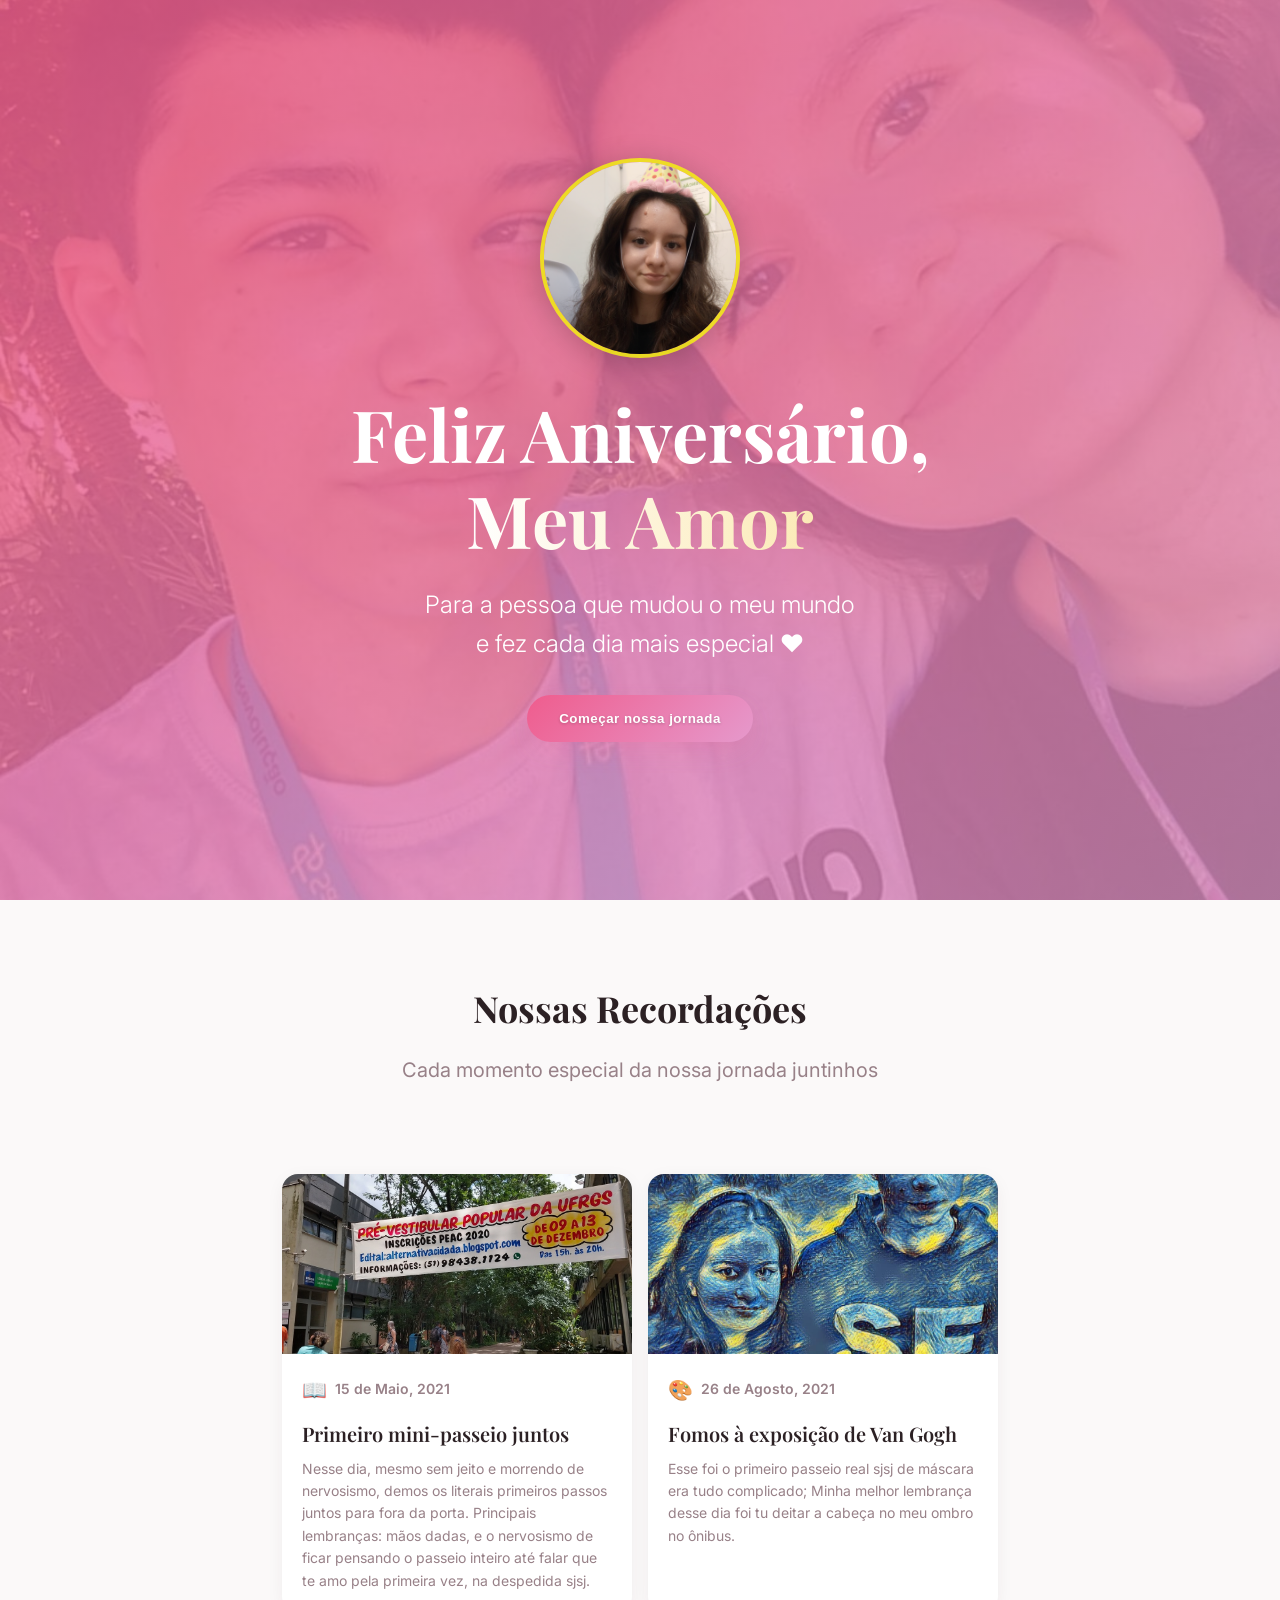
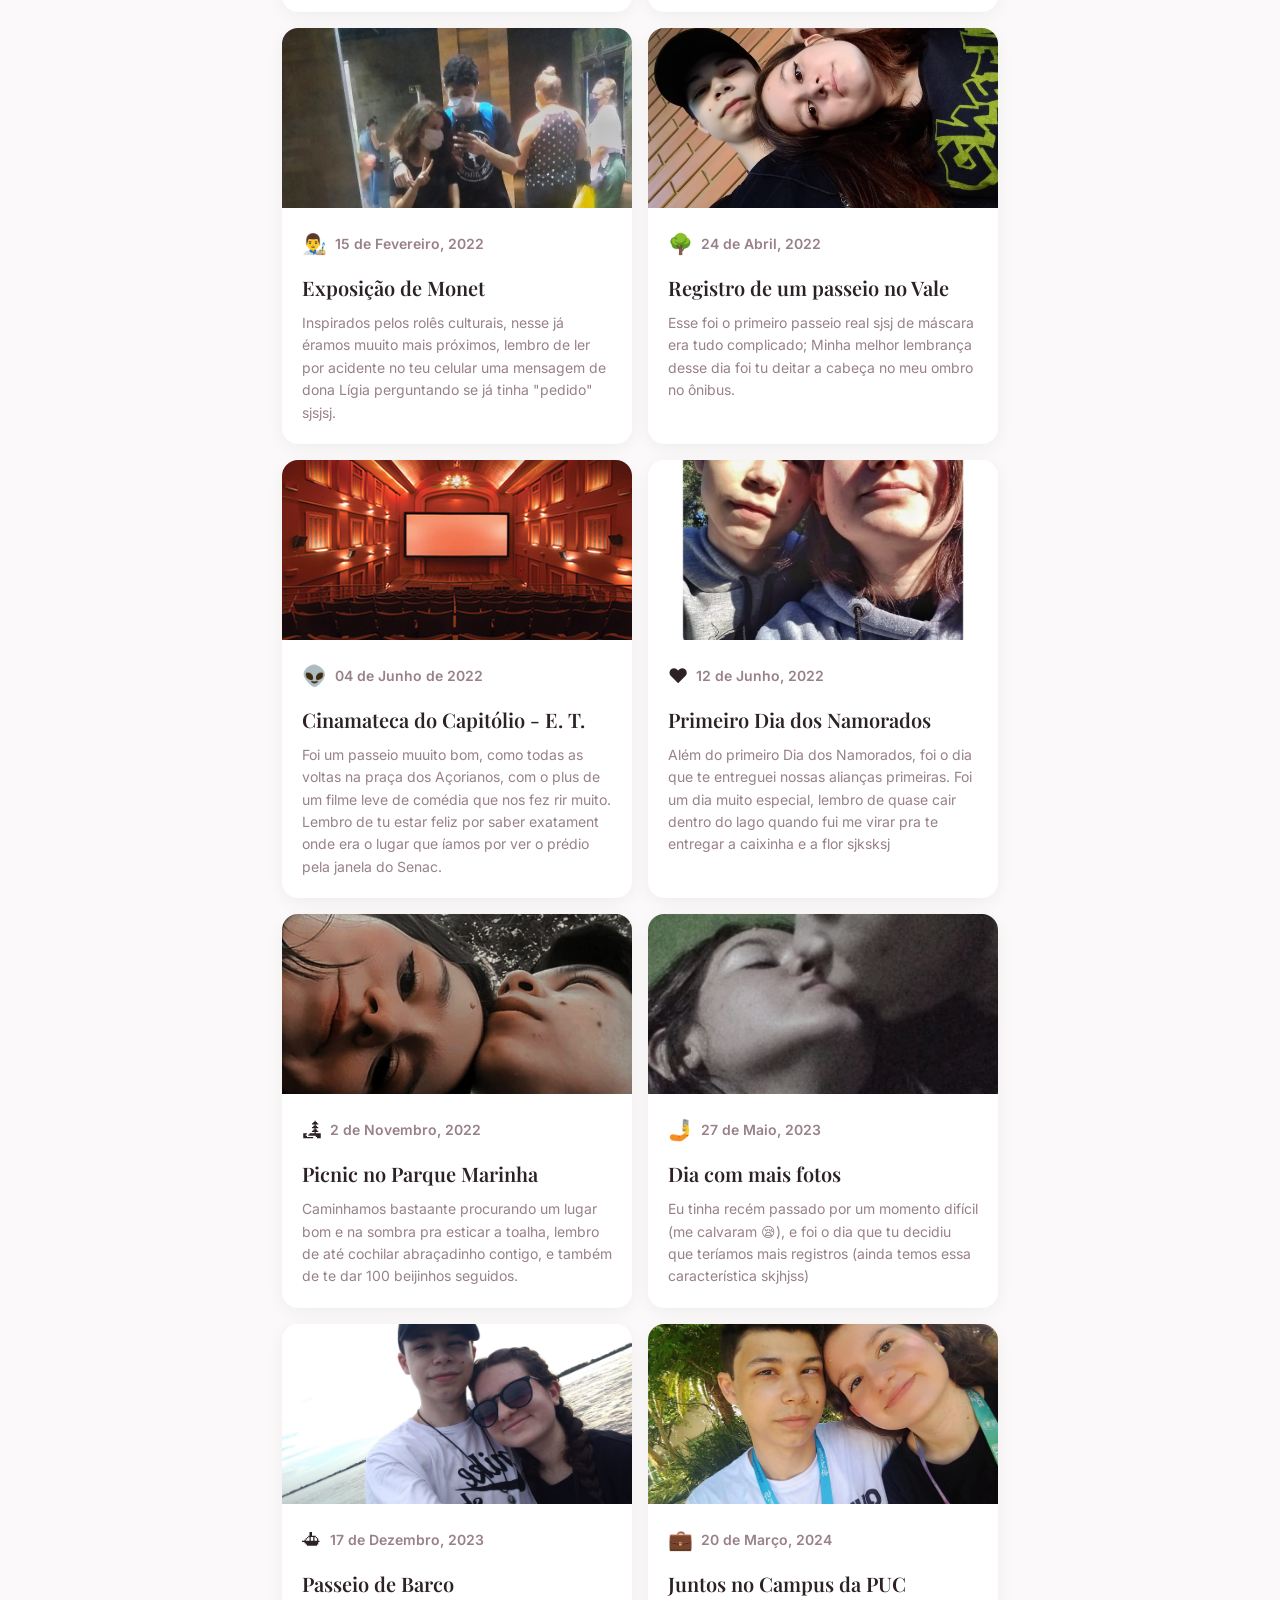
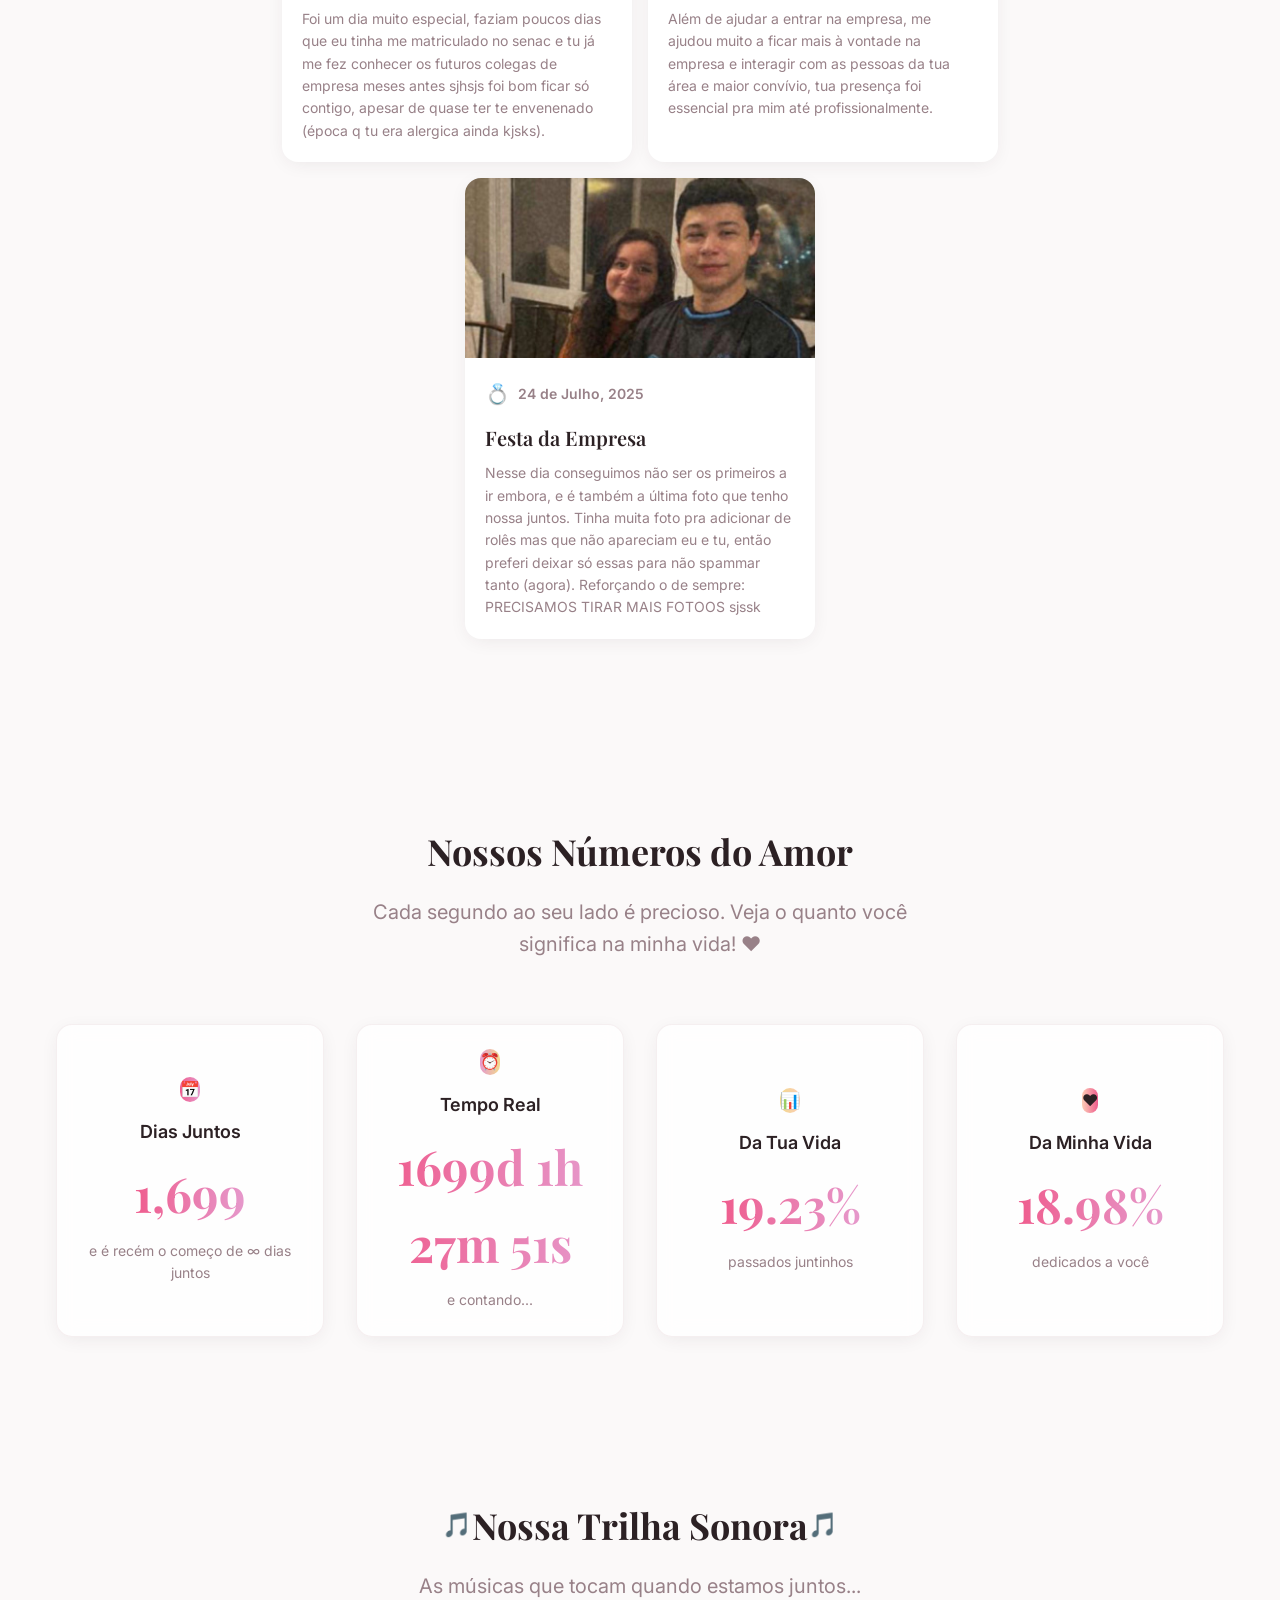
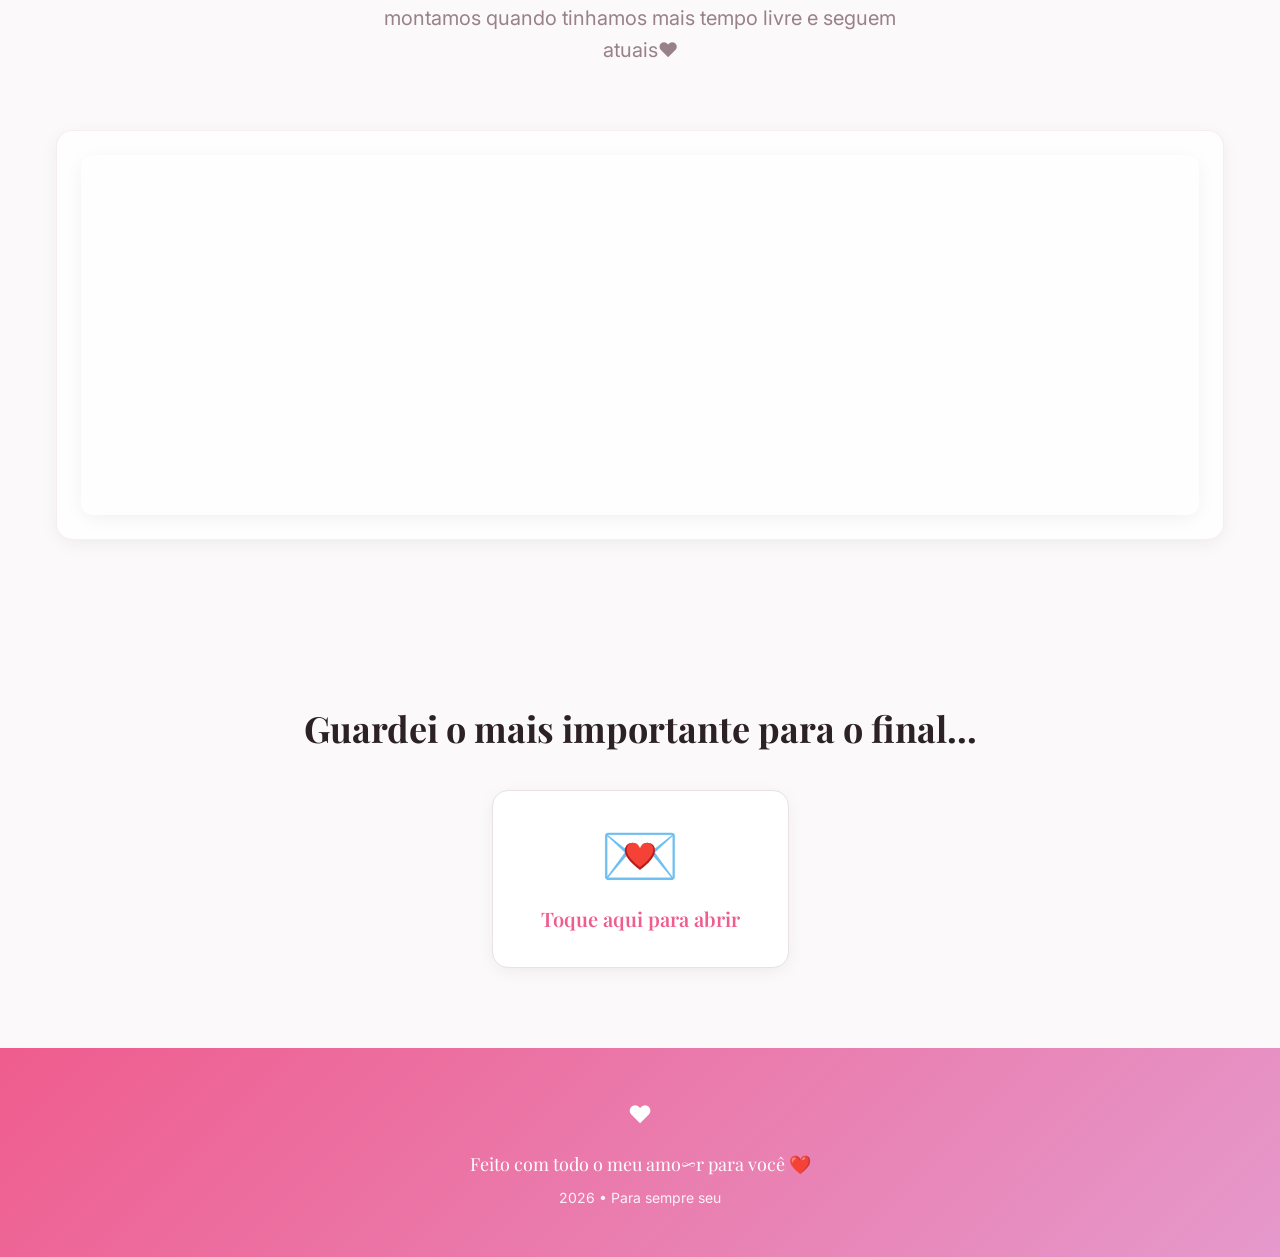
<file: index.html>
<!DOCTYPE html>
<html lang="pt-BR">

<head>
    <meta charset="UTF-8">
    <meta name="viewport" content="width=device-width, initial-scale=1.0">
    <title>Feliz Aniversário, Meu Amor ❤️</title>
    <meta name="description" content="Para a pessoa mais especial do mundo">
    <meta name="author" content="Para a pessoa mais especial do mundo">

    <link rel="preconnect" href="https://fonts.googleapis.com">
    <link rel="preconnect" href="https://fonts.gstatic.com" crossorigin>
    <link
        href="https://fonts.googleapis.com/css2?family=Inter:wght@300;400;500;600;700&family=Playfair+Display:wght@400;600;700&display=swap"
        rel="stylesheet">

    <link rel="stylesheet" href="styles.css">
</head>

<body>
    <section class="hero-section">
        <div class="hero-content">
            <img src="src/assets/aniversariante.png" alt="Foto da pessoa mais linda do mundo" class="hero-profile-pic">

            <div class="hero-text">
                <h1 class="hero-title">
                    Feliz Aniversário,<br>
                    <span class="hero-highlight">
                        Meu Amor
                    </span>
                </h1>
                
                <p class="hero-subtitle">
                    Para a pessoa que mudou o meu mundo<br>
                    e fez cada dia mais especial ❤️
                </p>
                
                <div>
                    <button class="btn-romantic hero-start-journey">
                        Começar nossa jornada
                    </button>
                </div>
            </div>
        </div>
    </section>

    <section id="timeline" class="section">
        <div class="text-center mb-16 px-4">
            <h2 class="text-4xl md:text-5xl font-playfair font-bold mb-4">
                Nossas Recordações
            </h2>
            <p class="text-xl text-muted">
                Cada momento especial da nossa jornada juntinhos
            </p>
        </div>

        <div class="timeline-horizontal-wrapper">
            <button id="timeline-prev" class="timeline-nav-btn">‹</button>
            <div id="horizontal-timeline-container" class="horizontal-timeline">
                </div>
            <button id="timeline-next" class="timeline-nav-btn">›</button>
        </div>
    </section>

    <section class="section">
        <div class="container">
            <div class="text-center mb-16">
                <h2 class="text-4xl md:text-5xl font-playfair font-bold mb-4">
                    Nossos Números do Amor
                </h2>
                <p class="text-xl text-muted" style="max-width: 38rem; margin: 0 auto;">
                    Cada segundo ao seu lado é precioso. Veja o quanto você significa na minha vida! ❤️
                </p>
            </div>

            <div class="grid grid-cols-1 sm:grid-cols-2 lg:grid-cols-4 gap-8">
                <div class="love-card text-center counter-card">
                    <div class="p-4 rounded-full text-white mb-4 inline-flex"
                        style="background: linear-gradient(to right, var(--primary), var(--romantic));">📅</div>
                    <h3 class="text-lg font-semibold mb-2">Dias Juntos</h3>
                    <div class="counter-display mb-2" id="total-days">0</div>
                    <p class="text-sm text-muted">e é recém o começo de ∞ dias juntos</p>
                </div>

                <div class="love-card text-center counter-card">
                    <div class="p-4 rounded-full text-white mb-4 inline-flex"
                        style="background: linear-gradient(to right, var(--romantic), var(--yellow-gold));">⏰</div>
                    <h3 class="text-lg font-semibold mb-2">Tempo Real</h3>
                    <div class="counter-display mb-2" id="real-time">0d 0h 0m 0s</div>
                    <p class="text-sm text-muted">e contando...</p>
                </div>

                <div class="love-card text-center counter-card">
                    <div class="p-4 rounded-full text-white mb-4 inline-flex"
                        style="background: linear-gradient(to right, var(--yellow-gold), var(--accent));">📊</div>
                    <h3 class="text-lg font-semibold mb-2">Da Tua Vida</h3>
                    <div class="counter-display mb-2" id="her-percentage">0.00%</div>
                    <p class="text-sm text-muted">passados juntinhos</p>
                </div>

                <div class="love-card text-center counter-card">
                    <div class="p-4 rounded-full text-white mb-4 inline-flex"
                        style="background: linear-gradient(to right, var(--accent), var(--primary));">❤️</div>
                    <h3 class="text-lg font-semibold mb-2">Da Minha Vida</h3>
                    <div class="counter-display mb-2" id="his-percentage">0.00%</div>
                    <p class="text-sm text-muted">dedicados a você</p>
                </div>
            </div>
        </div>
    </section>

    <section class="section">
        <div class="container">
            <div class="text-center mb-16">
                <div class="flex items-center justify-center gap-3 mb-4">
                    <span class="text-2xl">🎵</span>
                    <h2 class="text-4xl md:text-5xl font-playfair font-bold">Nossa Trilha Sonora</h2>
                    <span class="text-2xl">🎵</span>
                </div>
                <p class="text-xl text-muted" style="max-width: 32rem; margin: 0 auto;">
                    As músicas que tocam quando estamos juntos... montamos quando tinhamos mais tempo livre e seguem atuais❤️
                </p>
            </div>

            <div class="love-card">
                <div class="spotify-embed">
                    <iframe data-testid="embed-iframe" style="border-radius:12px"
                        src="https://open.spotify.com/embed/playlist/1lS2Nr2rpq6RQWSjcRDm7Q?utm_source=generator"
                        width="100%" height="352" 
                        frameBorder="0" allowfullscreen=""
                        allow="autoplay; clipboard-write; encrypted-media; fullscreen; picture-in-picture"
                        loading="lazy">
                    </iframe>
                </div>
            </div>
        </div>
    </section>
    
    <section id="love-letter-section" class="section">
        <div class="container text-center">
            <div class="text-center mb-8">
                <h2 class="text-4xl md:text-5xl font-playfair font-bold mb-4">
                    Guardei o mais importante para o final...
                </h2>
            </div>
            <div id="love-letter-trigger" class="love-envelope">
                <div class="love-envelope-icon">💌</div>
                <div class="love-envelope-text">Toque aqui para abrir</div>
            </div>
        </div>
    </section>

    <footer class="footer">
        <div class="footer-content">
            <div class="text-2xl mb-4 animate-pulse">❤️</div>
            <p class="text-lg font-playfair mb-2">
                Feito com todo o meu amo∞r para você ❤️
            </p>
            <p class="text-sm opacity-90">
                <span id="current-year"></span> • Para sempre seu
            </p>
        </div>
    </footer>

    <div id="love-letter-modal" class="modal-overlay">
        <div class="modal-content">
            <button id="close-letter-btn" class="close-btn">×</button>
            <div class="love-letter-body">
                </div>
        </div>
    </div>

    <script src="script.js"></script>
    <script>
        document.getElementById('current-year').textContent = new Date().getFullYear();
    </script>
</body>

</html>
</file>
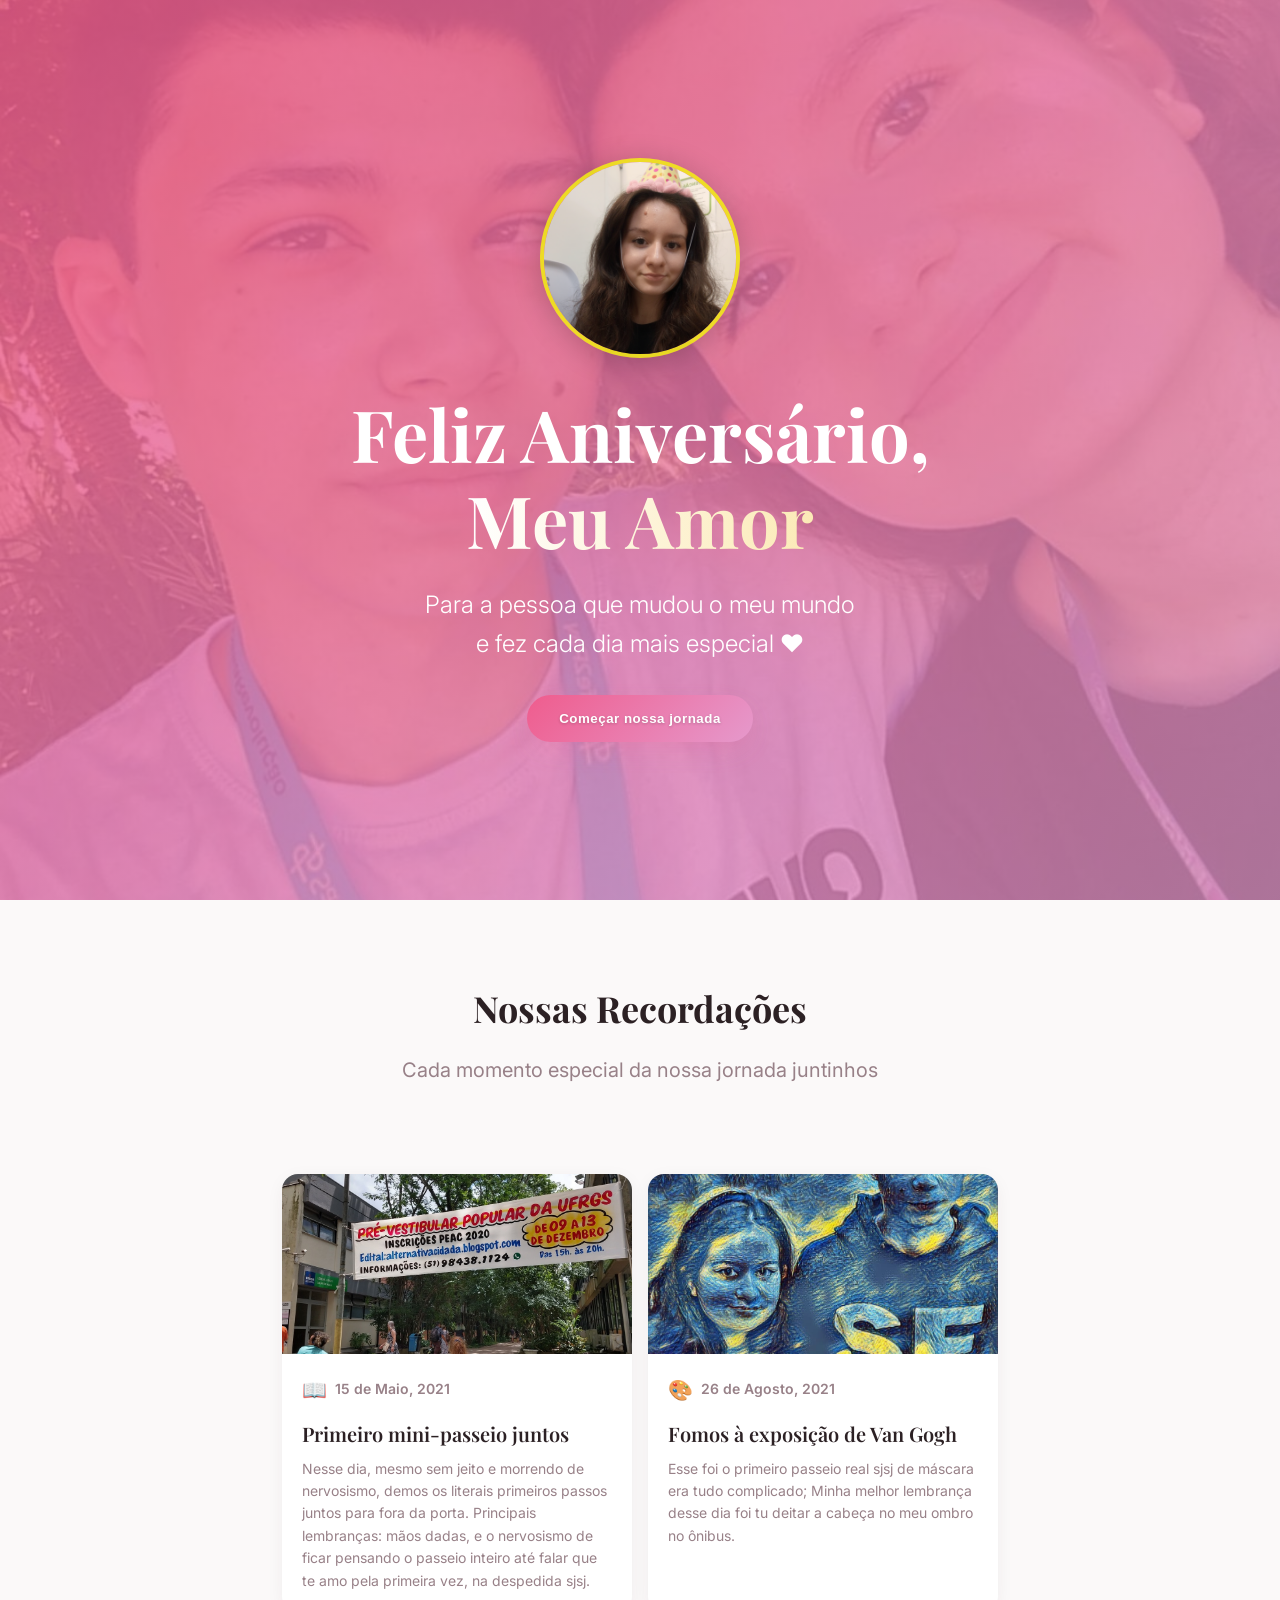
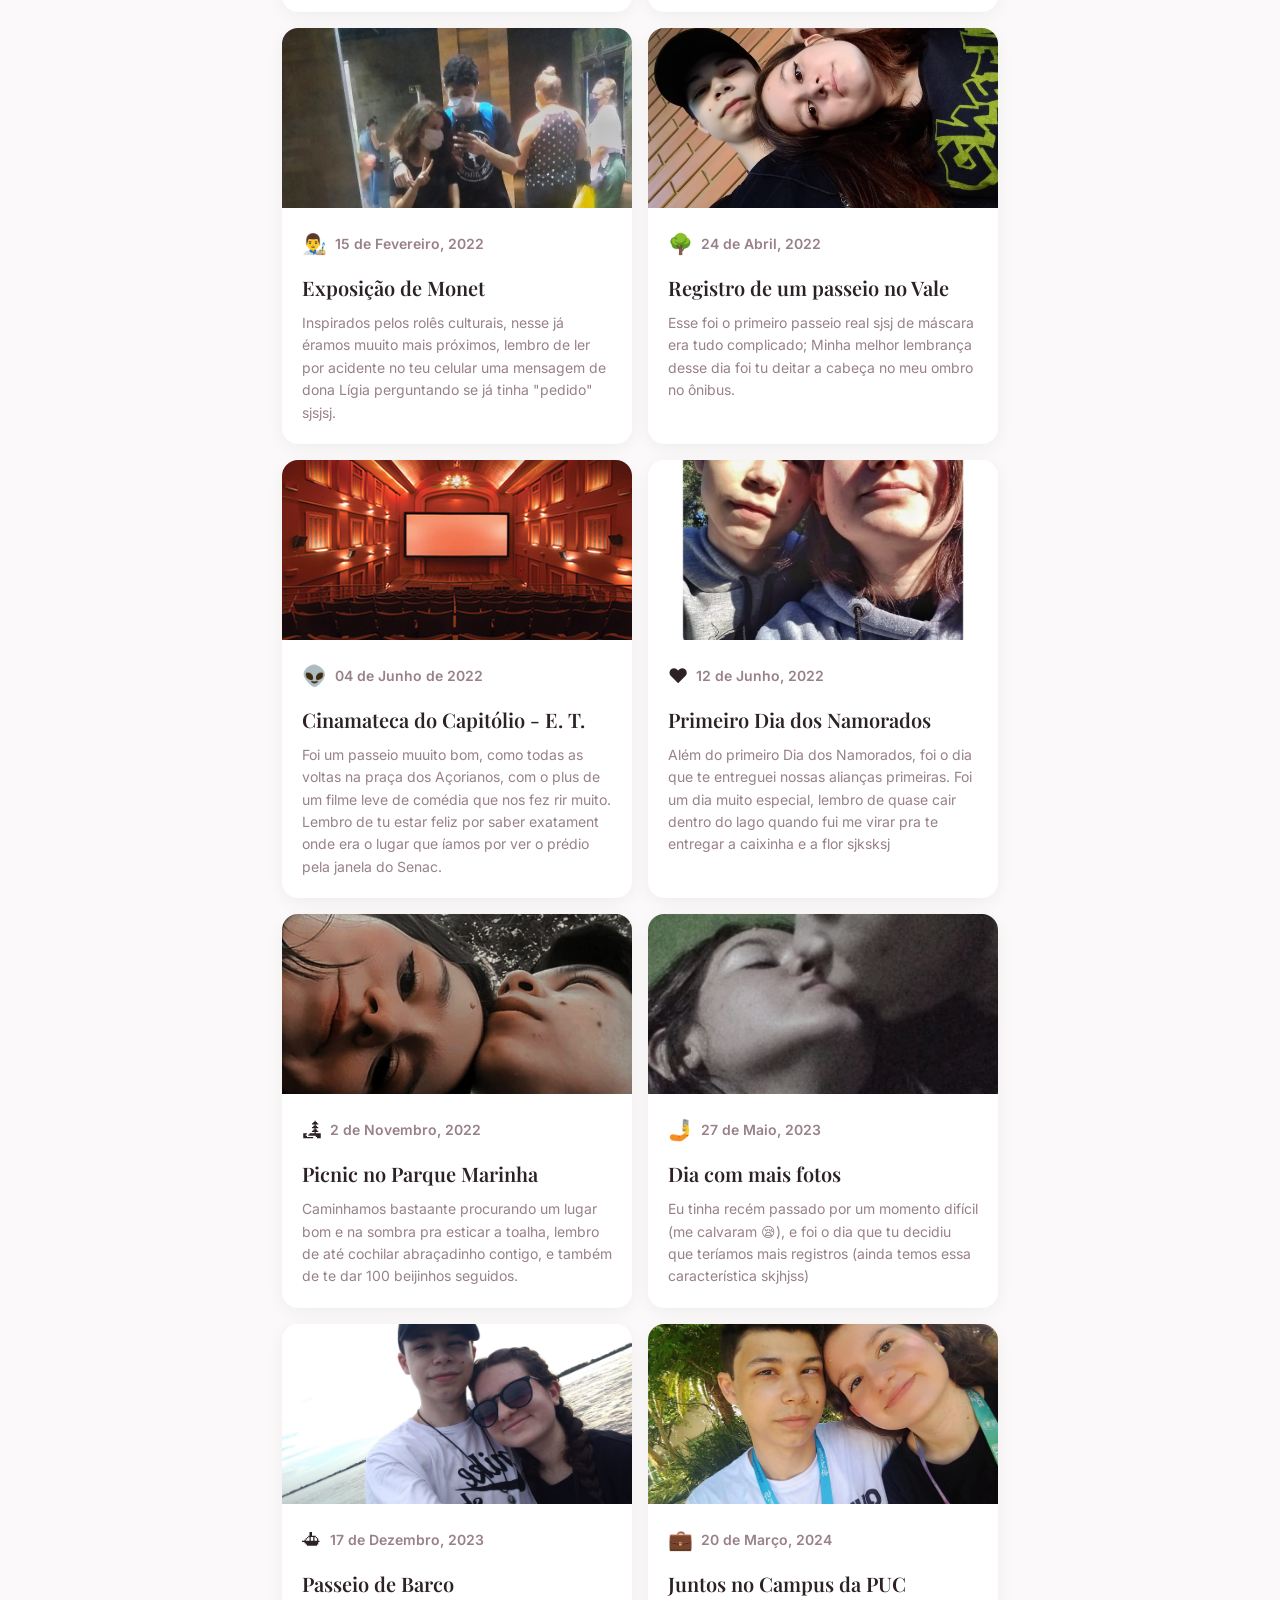
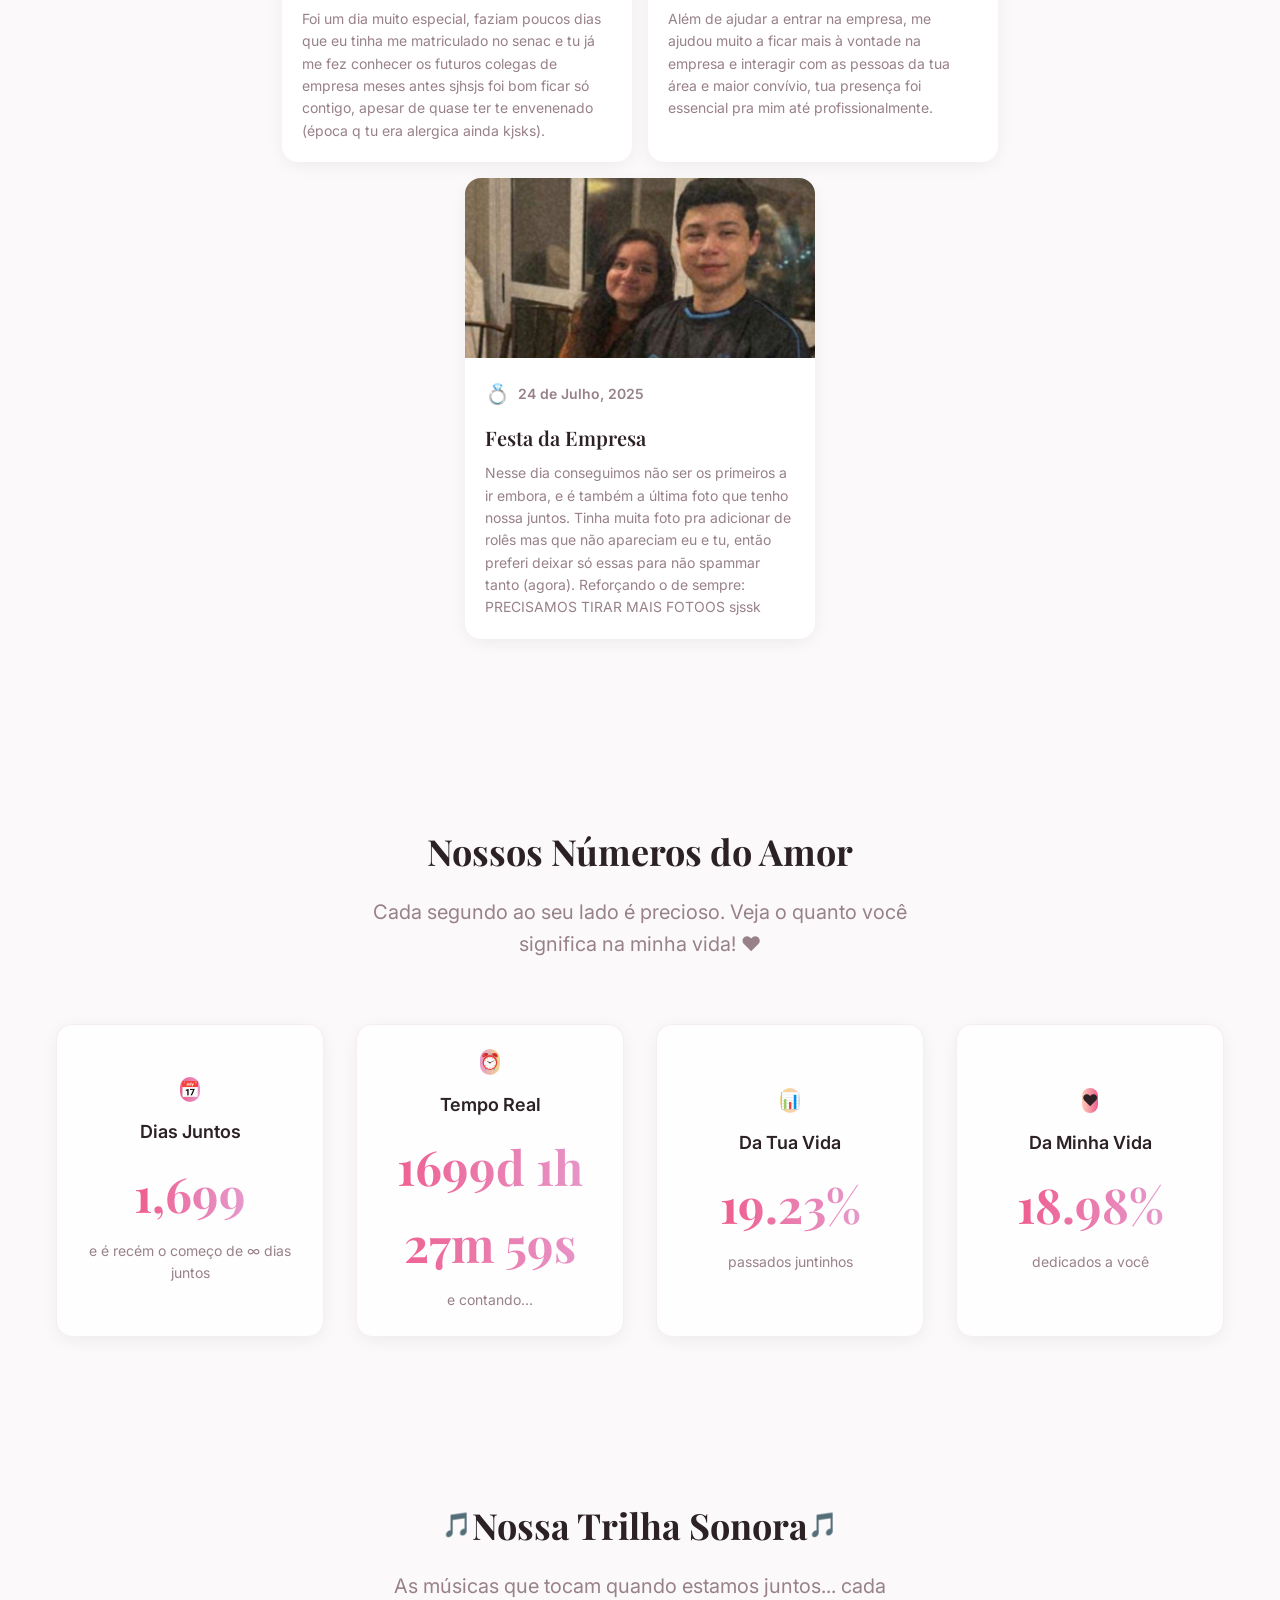
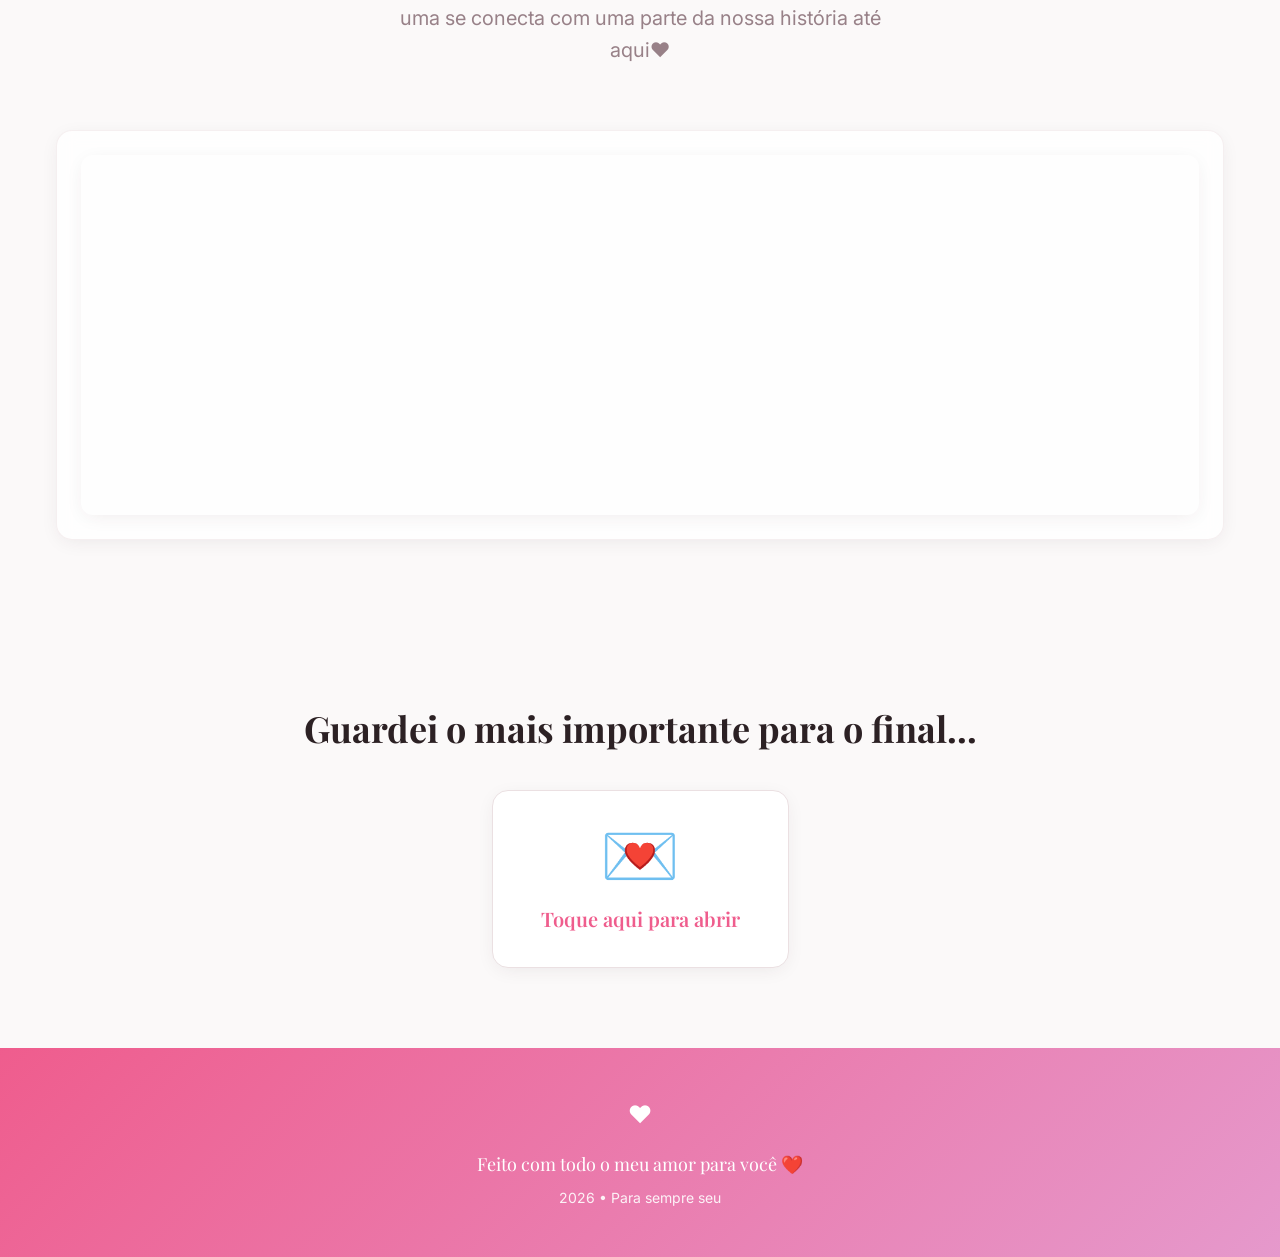
<file: subirthday.html>
<!DOCTYPE html>
<html lang="pt-BR">

<head>
    <meta charset="UTF-8">
    <meta name="viewport" content="width=device-width, initial-scale=1.0">
    <title>Feliz Aniversário, Meu Amor ❤️</title>
    <meta name="description" content="Um presente especial feito com amor">
    <meta name="author" content="Para a pessoa mais especial do mundo">

    <link rel="preconnect" href="https://fonts.googleapis.com">
    <link rel="preconnect" href="https://fonts.gstatic.com" crossorigin>
    <link
        href="https://fonts.googleapis.com/css2?family=Inter:wght@300;400;500;600;700&family=Playfair+Display:wght@400;600;700&display=swap"
        rel="stylesheet">

    <link rel="stylesheet" href="styles.css">
</head>

<body>
    <section class="hero-section">
        <div class="hero-content">
            <img src="src/assets/aniversariante.png" alt="Foto da pessoa mais linda do mundo" class="hero-profile-pic">

            <div class="hero-text">
                <h1 class="hero-title">
                    Feliz Aniversário,<br>
                    <span class="hero-highlight">
                        Meu Amor
                    </span>
                </h1>
                
                <p class="hero-subtitle">
                    Para a pessoa que mudou o meu mundo<br>
                    e fez cada dia mais especial ❤️
                </p>
                
                <div>
                    <button class="btn-romantic hero-start-journey">
                        Começar nossa jornada
                    </button>
                </div>
            </div>
        </div>
    </section>

    <section id="timeline" class="section">
        <div class="text-center mb-16 px-4">
            <h2 class="text-4xl md:text-5xl font-playfair font-bold mb-4">
                Nossas Recordações
            </h2>
            <p class="text-xl text-muted">
                Cada momento especial da nossa jornada juntinhos
            </p>
        </div>

        <div class="timeline-horizontal-wrapper">
            <button id="timeline-prev" class="timeline-nav-btn">‹</button>
            <div id="horizontal-timeline-container" class="horizontal-timeline">
                </div>
            <button id="timeline-next" class="timeline-nav-btn">›</button>
        </div>
    </section>

    <section class="section">
        <div class="container">
            <div class="text-center mb-16">
                <h2 class="text-4xl md:text-5xl font-playfair font-bold mb-4">
                    Nossos Números do Amor
                </h2>
                <p class="text-xl text-muted" style="max-width: 38rem; margin: 0 auto;">
                    Cada segundo ao seu lado é precioso. Veja o quanto você significa na minha vida! ❤️
                </p>
            </div>

            <div class="grid grid-cols-1 sm:grid-cols-2 lg:grid-cols-4 gap-8">
                <div class="love-card text-center counter-card">
                    <div class="p-4 rounded-full text-white mb-4 inline-flex"
                        style="background: linear-gradient(to right, var(--primary), var(--romantic));">📅</div>
                    <h3 class="text-lg font-semibold mb-2">Dias Juntos</h3>
                    <div class="counter-display mb-2" id="total-days">0</div>
                    <p class="text-sm text-muted">e é recém o começo de ∞ dias juntos</p>
                </div>

                <div class="love-card text-center counter-card">
                    <div class="p-4 rounded-full text-white mb-4 inline-flex"
                        style="background: linear-gradient(to right, var(--romantic), var(--yellow-gold));">⏰</div>
                    <h3 class="text-lg font-semibold mb-2">Tempo Real</h3>
                    <div class="counter-display mb-2" id="real-time">0d 0h 0m 0s</div>
                    <p class="text-sm text-muted">e contando...</p>
                </div>

                <div class="love-card text-center counter-card">
                    <div class="p-4 rounded-full text-white mb-4 inline-flex"
                        style="background: linear-gradient(to right, var(--yellow-gold), var(--accent));">📊</div>
                    <h3 class="text-lg font-semibold mb-2">Da Tua Vida</h3>
                    <div class="counter-display mb-2" id="her-percentage">0.00%</div>
                    <p class="text-sm text-muted">passados juntinhos</p>
                </div>

                <div class="love-card text-center counter-card">
                    <div class="p-4 rounded-full text-white mb-4 inline-flex"
                        style="background: linear-gradient(to right, var(--accent), var(--primary));">❤️</div>
                    <h3 class="text-lg font-semibold mb-2">Da Minha Vida</h3>
                    <div class="counter-display mb-2" id="his-percentage">0.00%</div>
                    <p class="text-sm text-muted">dedicados a você</p>
                </div>
            </div>
        </div>
    </section>

    <section class="section">
        <div class="container">
            <div class="text-center mb-16">
                <div class="flex items-center justify-center gap-3 mb-4">
                    <span class="text-2xl">🎵</span>
                    <h2 class="text-4xl md:text-5xl font-playfair font-bold">Nossa Trilha Sonora</h2>
                    <span class="text-2xl">🎵</span>
                </div>
                <p class="text-xl text-muted" style="max-width: 32rem; margin: 0 auto;">
                    As músicas que tocam quando estamos juntos... cada uma se conecta com uma parte da nossa história até aqui❤️
                </p>
            </div>

            <div class="love-card">
                <div class="spotify-embed">
                    <iframe data-testid="embed-iframe" style="border-radius:12px"
                        src="https://open.spotify.com/embed/playlist/1lS2Nr2rpq6RQWSjcRDm7Q?utm_source=generator"
                        width="100%" height="352" 
                        frameBorder="0" allowfullscreen=""
                        allow="autoplay; clipboard-write; encrypted-media; fullscreen; picture-in-picture"
                        loading="lazy">
                    </iframe>
                </div>
            </div>
        </div>
    </section>
    
    <section id="love-letter-section" class="section">
        <div class="container text-center">
            <div class="text-center mb-8">
                <h2 class="text-4xl md:text-5xl font-playfair font-bold mb-4">
                    Guardei o mais importante para o final...
                </h2>
            </div>
            <div id="love-letter-trigger" class="love-envelope">
                <div class="love-envelope-icon">💌</div>
                <div class="love-envelope-text">Toque aqui para abrir</div>
            </div>
        </div>
    </section>

    <footer class="footer">
        <div class="footer-content">
            <div class="text-2xl mb-4 animate-pulse">❤️</div>
            <p class="text-lg font-playfair mb-2">
                Feito com todo o meu amor para você ❤️
            </p>
            <p class="text-sm opacity-90">
                <span id="current-year"></span> • Para sempre seu
            </p>
        </div>
    </footer>

    <div id="love-letter-modal" class="modal-overlay">
        <div class="modal-content">
            <button id="close-letter-btn" class="close-btn">×</button>
            <div class="love-letter-body">
                </div>
        </div>
    </div>

    <script src="script.js"></script>
    <script>
        document.getElementById('current-year').textContent = new Date().getFullYear();
    </script>
</body>

</html>
</file>
<file: styles.css>
* {
  margin: 0;
  padding: 0;
  box-sizing: border-box;
}

:root {
  /* Colors - HSL */
  --background: hsl(350, 25%, 98%);
  --foreground: hsl(340, 15%, 15%);
  --card: hsl(0, 0%, 100%);
  --card-foreground: hsl(340, 15%, 15%);
  --primary: hsl(340, 82%, 65%);
  --primary-foreground: hsl(0, 0%, 100%);
  --secondary: hsl(350, 30%, 95%);
  --secondary-foreground: hsl(340, 15%, 25%);
  --muted: hsl(350, 20%, 94%);
  --muted-foreground: hsl(340, 10%, 55%);
  --accent: hsl(20, 90%, 85%);
  --accent-foreground: hsl(340, 15%, 25%);
  --romantic: hsl(320, 60%, 75%);
  --romantic-foreground: hsl(0, 0%, 100%);
  --yellow-soft: hsl(50, 90%, 85%);
  --yellow-gold: hsl(45, 80%, 75%);
  --gold: var(--yellow-gold);
  
  --love: hsl(350, 75%, 88%);
  --love-foreground: hsl(340, 15%, 25%);
  --destructive: hsl(0, 84.2%, 60.2%);
  --destructive-foreground: hsl(0, 0%, 100%);
  --border: hsl(350, 20%, 90%);

  /* Gradients */
  --gradient-romantic: linear-gradient(135deg, hsl(340, 82%, 65%), hsl(320, 60%, 75%));
  --gradient-sunny: linear-gradient(135deg, var(--yellow-soft), var(--yellow-gold));
  --gradient-hero: linear-gradient(135deg, hsla(340, 82%, 65%, 0.85), hsla(320, 60%, 75%, 0.75));

  /* Shadows */
  --shadow-romantic: 0 10px 30px -10px hsl(340, 82%, 65%, 0.3);
  --shadow-soft: 0 4px 20px -5px hsl(340, 20%, 20%, 0.1);
  --shadow-glow: 0 0 40px hsl(340, 82%, 65%, 0.4);

  /* Transitions */
  --transition-smooth: all 0.4s cubic-bezier(0.4, 0, 0.2, 1);
  --transition-bounce: all 0.6s cubic-bezier(0.68, -0.55, 0.265, 1.55);
}

body {
  font-family: 'Inter', system-ui, -apple-system, sans-serif;
  background-color: var(--background);
  color: var(--foreground);
  line-height: 1.6;
}

html {
  scroll-behavior: smooth;
}

/* Typography */
.font-playfair { font-family: 'Playfair Display', serif; }
.text-center { text-align: center; }
.text-left { text-align: left; }

/* Layout */
.container {
  max-width: 1200px;
  margin-left: auto;
  margin-right: auto;
  padding-left: 1rem;
  padding-right: 1rem;
}

.section {
  padding: 5rem 0; 
}

.flex { display: flex; }
.flex-col { flex-direction: column; }
.items-center { align-items: center; }
.justify-center { justify-content: center; }
.gap-4 { gap: 1rem; }
.gap-8 { gap: 2rem; }
.grid { display: grid; }
.grid-cols-1 { grid-template-columns: repeat(1, 1fr); }

/* Responsive */
@media (min-width: 640px) { /* sm */
  .sm\:grid-cols-2 { grid-template-columns: repeat(2, 1fr); }
}
@media (min-width: 768px) { /* md */
  .md\:flex-row { flex-direction: row; }
  .md\:flex-row-reverse { flex-direction: row-reverse; }
  .md\:text-left { text-align: left; }
  .md\:text-5xl { font-size: 3rem; }
}
@media (min-width: 1024px) { /* lg */
  .lg\:grid-cols-4 { grid-template-columns: repeat(4, 1fr); }
}

.hero-section {
  min-height: 100vh;
  position: relative;
  display: flex;
  flex-direction: column;
  align-items: center;
  justify-content: center;
  overflow: hidden;
  background: var(--gradient-hero), url('src/assets/hero-nozes.png') no-repeat center center;
  background-size: cover;
  background-attachment: fixed;
  padding: 1rem;
}

.hero-content {
  position: relative;
  z-index: 10;
  text-align: center;
  color: white;
  max-width: 90%;
  margin: 0 auto;
}

.hero-profile-pic {
  width: 200px;
  height: 200px;
  border-radius: 50%;
  object-fit: cover;
  border:4px solid rgb(242 245 11 / 80%);
  box-shadow: 0 4px 30px rgba(0, 0, 0, 0.2);
  margin-bottom: 1.5rem;
  animation: romantic-fade-in 1s ease-out;
  object-position: center top;
}

.hero-text {
    animation: romantic-fade-in 1.5s ease-out;
}

.hero-title {
  font-size: 3rem;
  font-weight: bold;
  margin-bottom: 1.5rem;
  line-height: 1.2;
  font-family: 'Playfair Display', serif;
}

.hero-highlight {
  background: linear-gradient(to right, white, hsl(45, 90%, 85%));
  -webkit-background-clip: text;
  background-clip: text;
  -webkit-text-fill-color: transparent;
  color: transparent;
}

.hero-subtitle {
  font-size: 1.25rem;
  margin-bottom: 2rem;
  font-weight: 300;
  line-height: 1.6;
}

@media (min-width: 768px) {
  .hero-title { font-size: 4.5rem; }
  .hero-subtitle { font-size: 1.5rem; }
}

.floating-hearts {
  position: absolute;
  inset: 0;
  overflow: hidden;
  pointer-events: none;
}

.floating-heart {
  position: absolute;
  font-size: 1.5rem;
  color: rgba(255, 255, 255, 0.3);
  animation: float-heart 10s ease-in-out infinite;
}
.floating-heart:nth-child(2) { animation-delay: 2s; animation-duration: 8s; }
.floating-heart:nth-child(3) { animation-delay: 5s; animation-duration: 12s; }

.btn-romantic {
  background: var(--gradient-romantic);
  color: var(--primary-foreground);
  padding: 1rem 2rem;
  border-radius: 9999px;

  font-weight: 700; 
  text-shadow: 0 1px 3px rgba(0, 0, 0, 0.2); 
  letter-spacing: 0.5px; 
  
  border: none;
  cursor: pointer;
  box-shadow: var(--shadow-romantic);
  transition: var(--transition-smooth);
  text-decoration: none;
  display: inline-block;
}
.btn-romantic:hover {
  transform: scale(1.05);
  box-shadow: var(--shadow-glow);
}

.love-card {
  background: hsla(0, 0%, 100%, 0.8);
  backdrop-filter: blur(10px);
  -webkit-backdrop-filter: blur(10px);
  border: 1px solid hsla(350, 20%, 90%, 0.5);
  border-radius: 1rem;
  padding: 1.5rem;
  box-shadow: var(--shadow-soft);
  transition: var(--transition-smooth);
  height: 100%;
  position: relative; 
}
.love-card:hover {
  box-shadow: var(--shadow-romantic);
  transform: translateY(-4px);
}

.timeline-horizontal-wrapper {
  position: relative;
  display: flex;
  align-items: center;
  justify-content: center;
  width: 100%;
  padding: 0 1rem; 
  box-sizing: border-box;
}

.horizontal-timeline {
  display: flex;
  gap: 1rem;
  padding: 1.5rem;
  overflow-x: auto;
  scroll-behavior: smooth;
  scroll-snap-type: x mandatory; 
  -ms-overflow-style: none; 
  scrollbar-width: none; 
}

.horizontal-timeline::-webkit-scrollbar {
  display: none;
}

.timeline-card-h {
  flex: 0 0 80%;
  max-width: 350px; 
  background: white;
  border-radius: 1rem;
  box-shadow: var(--shadow-soft);
  overflow: hidden;
  display: flex;
  flex-direction: column;
  scroll-snap-align: center; 
  transition: var(--transition-smooth);
}
.timeline-card-h:hover {
    transform: scale(1.02);
    box-shadow: var(--shadow-romantic);
}

.timeline-card-h-img {
  width: 100%;
  height: 180px;
  object-fit: cover;
}

.timeline-card-h-content {
  padding: 1.25rem;
  display: flex;
  flex-direction: column;
  flex-grow: 1;
}

.timeline-card-h-header {
    display: flex;
    align-items: center;
    gap: 0.5rem;
    margin-bottom: 0.75rem;
}

.timeline-card-h-icon {
    font-size: 1.25rem;
}

.timeline-nav-btn {
  background: white;
  border: 1px solid var(--border);
  color: var(--primary);
  width: 2.75rem;
  height: 2.75rem;
  border-radius: 50%;
  font-size: 1.75rem;
  font-weight: bold;
  cursor: pointer;
  box-shadow: var(--shadow-soft);
  transition: var(--transition-smooth);
  z-index: 10;
  
  flex-shrink: 0; 
}

.timeline-nav-btn:hover {
  background: var(--primary);
  color: white;
  transform: scale(1.1);
  box-shadow: var(--shadow-romantic);
}

#timeline-prev {
    margin-right: 0.5rem;
}
#timeline-next {
    margin-left: 0.5rem;
}


@media (min-width: 768px) {
    .timeline-horizontal-wrapper {
        justify-content: center;
    }
    .horizontal-timeline {
        flex-wrap: wrap; 
        justify-content: center;
        overflow-x: hidden; 
        max-width: 60rem;
    }
    .timeline-card-h {
        flex-basis: 45%;
        max-width: 350px;
    }
    .timeline-nav-btn {
        display: none; 
    }
}


.counter-card {
    display: flex;
    flex-direction: column;
    align-items: center;
    justify-content: center;
}
.counter-display {
  font-size: 2.5rem;
  font-weight: bold;
  background: linear-gradient(to right, var(--primary), var(--romantic));
  -webkit-background-clip: text;
  background-clip: text;
  -webkit-text-fill-color: transparent;
  color: transparent;
  font-family: 'Playfair Display', serif;
  min-height: 2.5rem;
}
@media (min-width: 768px) {
  .counter-display { font-size: 3rem; }
}


.quiz-option {
  padding: 1rem;
  width: 100%;
  border: 1px solid var(--border);
  border-radius: 0.75rem;
  cursor: pointer;
  transition: var(--transition-smooth);
  background: white;
  font-size: 1rem;
  font-family: 'Inter', sans-serif;
}
.quiz-option:hover {
  border-color: var(--primary);
  background: hsla(350, 75%, 88%, 0.3);
}
.quiz-option.selected {
  border-color: var(--primary);
  background: hsla(340, 82%, 65%, 0.1);
  font-weight: 600;
}
.quiz-option.correct {
  border-color: var(--primary);
  background: hsla(350, 75%, 88%, 0.5);
  animation: love-pulse 1s ease-out;
}
.quiz-option.wrong {
  border-color: var(--destructive);
  background: hsla(0, 84.2%, 60.2%, 0.1);
}
.quiz-option:disabled {
  cursor: not-allowed;
}

.spotify-embed {
  border-radius: 0.75rem;
  overflow: hidden;
  box-shadow: var(--shadow-soft);
  filter: drop-shadow(0 0 20px hsla(340, 82%, 65%, 0.2));
}

.progress-bar {
  width: 100%;
  background: var(--muted);
  border-radius: 9999px;
  height: 0.5rem;
  overflow: hidden;
}
.progress-fill {
  height: 100%;
  border-radius: 9999px;
  background: var(--gradient-romantic);
  transition: width 0.3s ease;
}

.mb-2 { margin-bottom: 0.5rem; }
.mb-4 { margin-bottom: 1rem; }
.mb-6 { margin-bottom: 1.5rem; }
.mb-8 { margin-bottom: 2rem; }
.mb-16 { margin-bottom: 4rem; }
.p-3 { padding: 0.75rem; }
.rounded-full { border-radius: 9999px; }
.text-sm { font-size: 0.875rem; }
.text-lg { font-size: 1.125rem; }
.text-xl { font-size: 1.25rem; }
.text-2xl { font-size: 1.5rem; }
.text-4xl { font-size: 2.25rem; }
.font-semibold { font-weight: 600; }
.font-bold { font-weight: 700; }
.opacity-90 { opacity: 0.9; }
.text-muted { color: var(--muted-foreground); }
.inline-flex { display: inline-flex; }
.px-4 { padding-left: 1rem; padding-right: 1rem; }

@keyframes float-heart {
  0% { transform: translateY(0px) rotate(-5deg) scale(1); opacity: 0.3; }
  50% { transform: translateY(-50px) rotate(10deg) scale(1.1); opacity: 0.5; }
  100% { transform: translateY(0px) rotate(-5deg) scale(1); opacity: 0.3; }
}
@keyframes romantic-fade-in {
  from { opacity: 0; transform: translateY(20px) scale(0.98); }
  to { opacity: 1; transform: translateY(0) scale(1); }
}
@keyframes love-pulse {
  50% { transform: scale(1.05); }
}
@keyframes bounce {
  50% { transform: translateY(-10px); }
}
@keyframes pulse {
  50% { opacity: 0.7; }
}
.animate-pulse { animation: pulse 2s cubic-bezier(0.4, 0, 0.6, 1) infinite; }

.scroll-indicator {
  position: absolute;
  bottom: 2rem;
  left: 50%;
  transform: translateX(-50%);
  animation: bounce 2s infinite;
}
.scroll-mouse {
  width: 1.5rem;
  height: 2.5rem;
  border: 2px solid rgba(255, 255, 255, 0.7);
  border-radius: 9999px;
  display: flex;
  justify-content: center;
  padding-top: 0.25rem;
}
.scroll-dot {
  width: 0.3rem;
  height: 0.5rem;
  background: rgba(255, 255, 255, 0.7);
  border-radius: 9999px;
  animation: pulse 1.5s infinite;
}

.footer {
  padding: 3rem 1rem;
  background: var(--gradient-romantic);
  color: white;
  text-align: center;
}
.footer-content { max-width: 32rem; margin: 0 auto; }

.love-envelope {
    display: inline-flex;
    flex-direction: column;
    align-items: center;
    gap: 1rem;
    padding: 2rem 3rem;
    background: white;
    border-radius: 1rem;
    box-shadow: var(--shadow-soft);
    cursor: pointer;
    transition: var(--transition-smooth);
    border: 1px solid var(--border);
}
.love-envelope:hover {
    transform: translateY(-5px) scale(1.03);
    box-shadow: var(--shadow-romantic);
}
.love-envelope-icon {
    font-size: 4rem;
    line-height: 1;
    animation: bounce 2s infinite;
}
.love-envelope-text {
    font-family: 'Playfair Display', serif;
    font-size: 1.25rem;
    color: var(--primary);
    font-weight: 600;
}

.modal-overlay {
    position: fixed;
    top: 0;
    left: 0;
    width: 100%;
    height: 100%;
    background: rgba(30, 20, 30, 0.7);
    backdrop-filter: blur(8px);
    -webkit-backdrop-filter: blur(8px);
    display: flex;
    align-items: center;
    justify-content: center;
    z-index: 1000;
    padding: 1rem;
    box-sizing: border-box;
    
    opacity: 0;
    visibility: hidden;
    transition: opacity 0.4s ease, visibility 0s 0.4s;
}
.modal-overlay.active {
    opacity: 1;
    visibility: visible;
    transition: opacity 0.4s ease;
}

.modal-content {
    background: var(--background);
    padding: 2.5rem;
    border-radius: 1rem;
    max-width: 600px;
    width: 100%;
    box-shadow: var(--shadow-glow);
    position: relative;
    max-height: 90vh;
    overflow-y: auto;
    
    transform: scale(0.95) translateY(10px);
    transition: transform 0.4s cubic-bezier(0.175, 0.885, 0.32, 1.275);
}
.modal-overlay.active .modal-content {
    transform: scale(1) translateY(0);
}

.close-btn {
    position: absolute;
    top: 0.75rem;
    right: 1rem;
    background: none;
    border: none;
    font-size: 2.5rem;
    color: var(--muted-foreground);
    cursor: pointer;
    line-height: 1;
    transition: all 0.2s ease;
}
.close-btn:hover {
    color: var(--primary);
    transform: rotate(90deg);
}

.love-letter-body {
    white-space: pre-wrap;
    font-family: 'Playfair Display', serif;
    line-height: 1.8;
    color: var(--foreground);
    font-size: 1.1rem;
}
</file>
